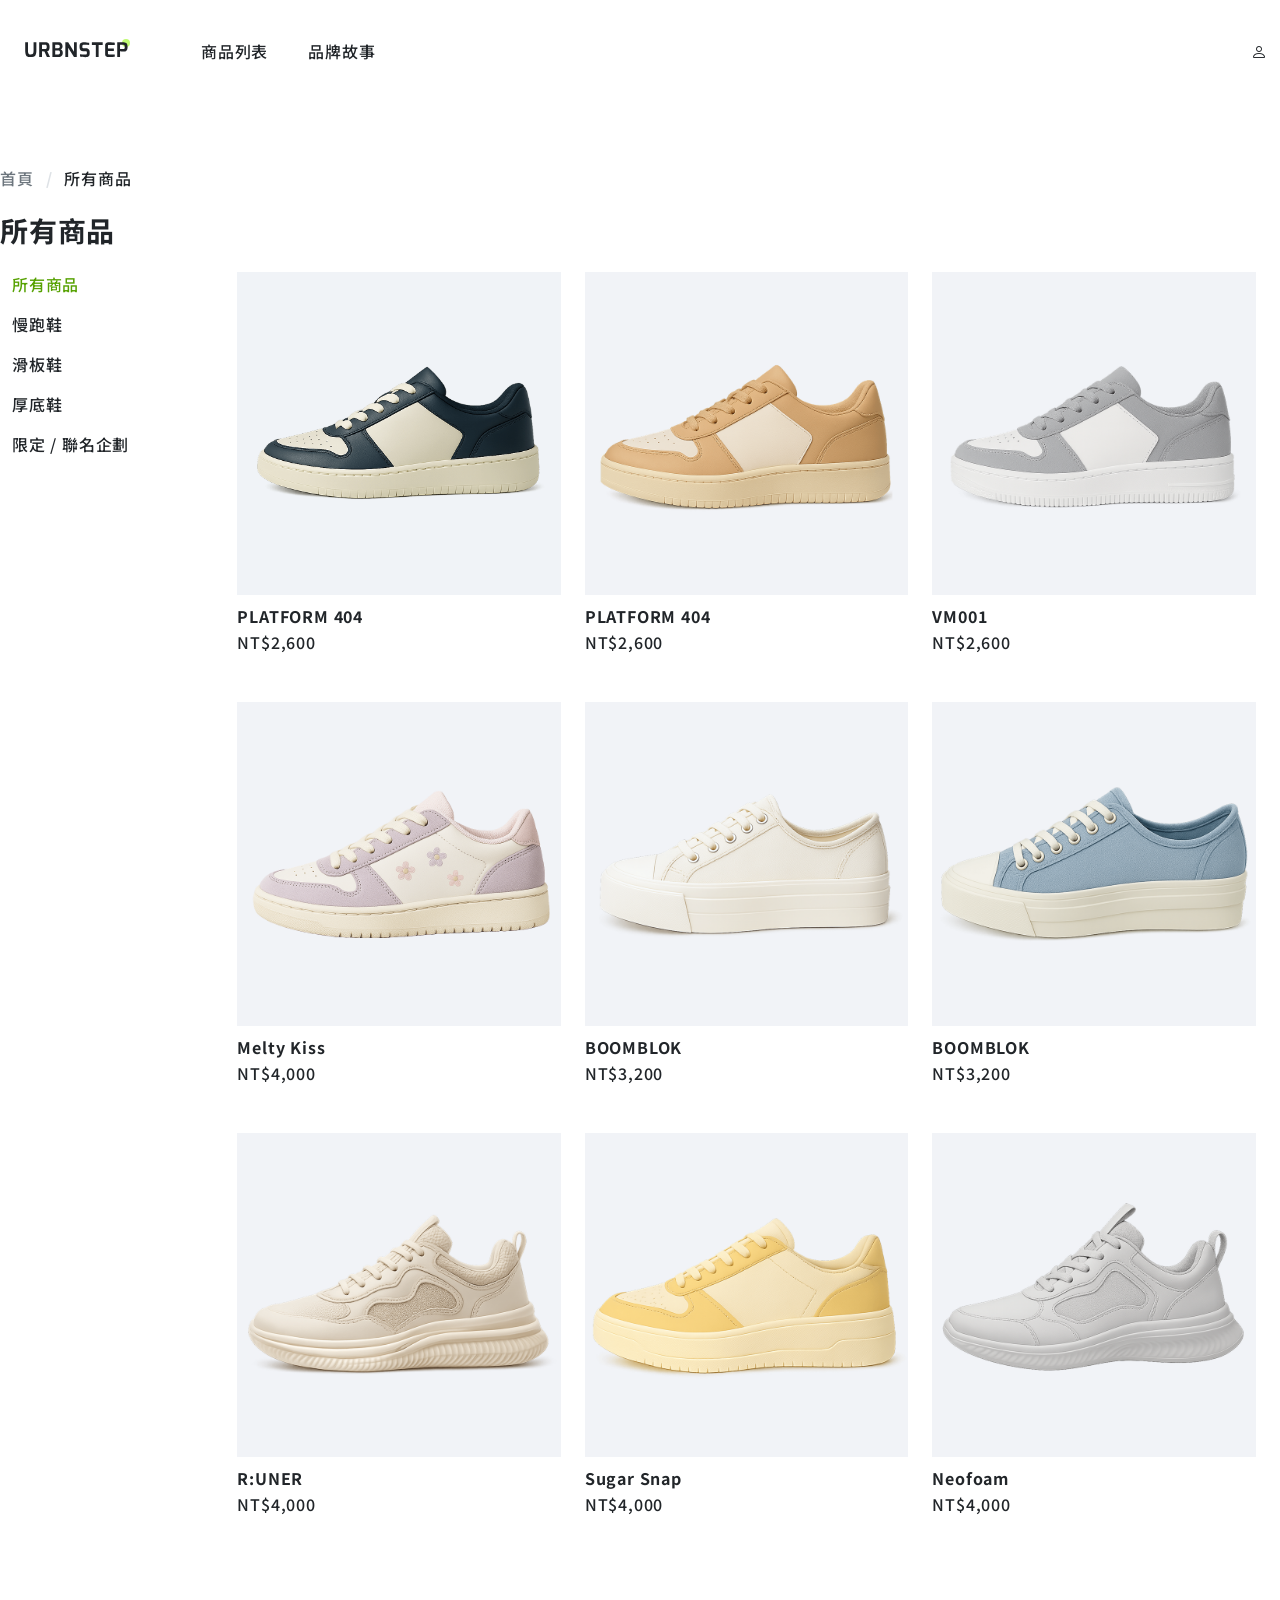
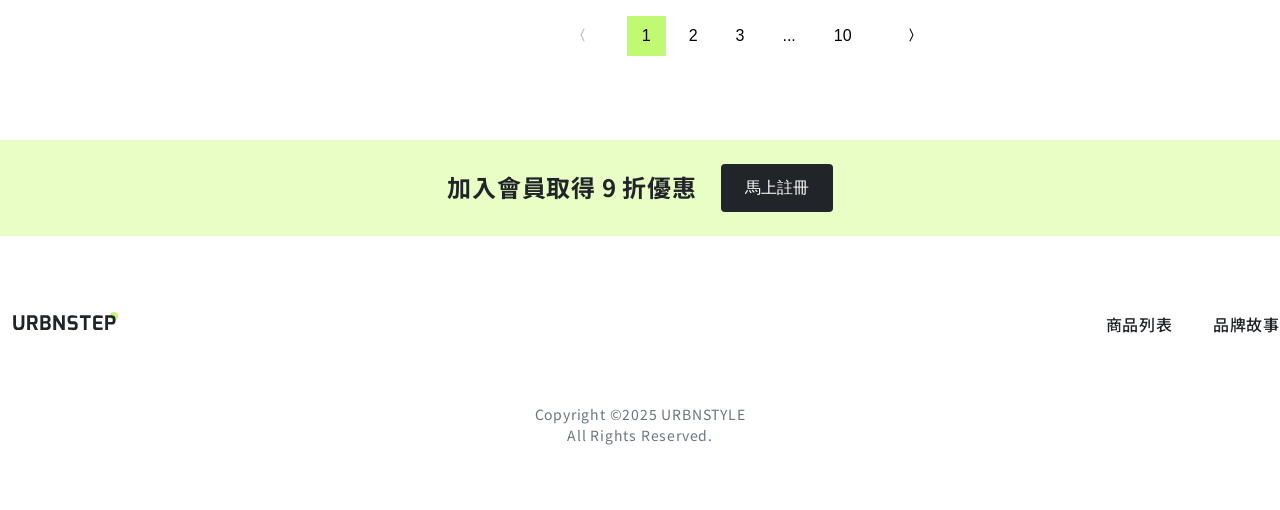
<file: index.html>
<!DOCTYPE html>
<html lang="en">
<head>
    <meta charset="UTF-8">
    <meta name="viewport" content="width=device-width, initial-scale=1.0">
    <title>Document</title>
    <link rel="stylesheet" href="css/all.css">
    <link rel="stylesheet" href="css/products.css">  
</head>
<body>
    <div class="container">
        <nav class="d-flex justify-between align-center mt-16 mb-48">
                <ul class="d-flex align-center">
                    <li class="px-12 py-12 mr-48"><a class="nav-logo" href="#"><img src="imgs/logo.svg" alt="logo"></a></li>
                    <li class="py-12 pr-40"><a class="text-md" href="#">商品列表</a></li>
                    <li class="py-12"><a class="text-md" href="#">品牌故事</a></li>
                </ul>
                <i class="bi bi-person p-12"></i>
        </nav>
        <main class="py-32 mb-48">
            <nav class="mb-24">
                <ol class="d-flex">
                    <li class="breadcrumb"><a href="#" class="breadcrumb-link">首頁</a></li>
                    <li class="breadcrumb"><a href="#">所有商品</a></li>
                </ol>
            </nav>
            <h1 class="h3 mb-24">所有商品</h1>
            <div class="row d-flex">
                <div class="col-2">
                    <ul class="text-md ">
                        <li class="mb-16"><a href="#" class="text-primary-400 py-8">所有商品</a></li>
                        <li class="mb-16"><a href="#" class="py-8">慢跑鞋</a></li>
                        <li class="mb-16"><a href="#" class="py-8">滑板鞋</a></li>
                        <li class="mb-16"><a href="#" class="py-8">厚底鞋</a></li>
                        <li><a href="#" class="py-8">限定 / 聯名企劃</a></li>
                    </ul>
                </div>
                <div class="col-10">
                    <div class="row d-flex flex-wrap mb-48">
                        <ul class="col-4 mb-48">
                            <li><a href="product.html"><img class="mb-12" src="imgs/image.png" alt="PLATFORM 404"></a></li>
                            <li><h2 class="h6 mb-4">PLATFORM 404</h2></li>
                            <li><p class="text-md">NT$2,600</p></li>
                        </ul>
                        <ul class="col-4 mb-48">
                            <li><a href="product.html"><img class="mb-12" src="imgs/product-1.png" alt="PLATFORM 404"></a></li>
                            <li><h2 class="h6 mb-4">PLATFORM 404</h2></li>
                            <li><p class="text-md">NT$2,600</p></li>
                        </ul>
                        <ul class="col-4 mb-48">
                            <li><a href="product.html"><img class="mb-12" src="imgs/product-2.png" alt="VM001"></a></li>
                            <li><h2 class="h6 mb-4">VM001</h2></li>
                            <li><p class="text-md">NT$2,600</p></li>
                        </ul>
                          <ul class="col-4 mb-48">
                            <li><a href="product.html"><img class="mb-12" src="imgs/product-3.png" alt="Melty Kiss"></a></li>
                            <li><h2 class="h6 mb-4">Melty Kiss</h2></li>
                            <li><p class="text-md">NT$4,000</p></li>
                        </ul>
                          <ul class="col-4 mb-48">
                            <li><a href="product.html"><img class="mb-12" src="imgs/product-4.png" alt="BOOMBLOK"></a></li>
                            <li><h2 class="h6 mb-4">BOOMBLOK</h2></li>
                            <li><p class="text-md">NT$3,200</p></li>
                        </ul>
                          <ul class="col-4 mb-48">
                            <li><a href="product.html"><img class="mb-12" src="imgs/product-5.png" alt="BOOMBLOK"></a></li>
                            <li><h2 class="h6 mb-4">BOOMBLOK</h2></li>
                            <li><p class="text-md">NT$3,200</p></li>
                        </ul>
                          <ul class="col-4 mb-48">
                            <li><a href="product.html"><img class="mb-12" src="imgs/product-6.png" alt="R:UNER"></a></li>
                            <li><h2 class="h6 mb-4">R:UNER</h2></li>
                            <li><p class="text-md">NT$4,000</p></li>
                        </ul>
                          <ul class="col-4 mb-48">
                            <li><a href="product.html"><img class="mb-12" src="imgs/product-7.png" alt="Sugar Snap"></a></li>
                            <li><h2 class="h6 mb-4">Sugar Snap</h2></li>
                            <li><p class="text-md">NT$4,000</p></li>
                        </ul>
                          <ul class="col-4 mb-48">
                            <li><a href="product.html"><img class="mb-12" src="imgs/product-8.png" alt="Neofoam"></a></li>
                            <li><h2 class="h6 mb-4">Neofoam</h2></li>
                            <li><p class="text-md">NT$4,000</p></li>
                        </ul>
                    </div>
                    <ul class="d-flex justify-center align-center">
                        <li class="mr-12">
                            <button type="button" class="btn" disabled><i class="bi bi-chevron-compact-left"></i>
                            </button>
                        </li>
                        <li class="mr-8 page-item">
                            <button type="button" class="btn active">1</i>
                            </button>
                        </li>
                        <li class="mr-8 page-item">
                            <button type="button" class="btn">2
                            </button>
                        </li>
                        <li class="mr-8 page-item">
                            <button type="button" class="btn">3
                            </button>
                        </li>
                        <li class="mr-8 page-item">
                            <button type="button" class="btn">...
                            </button>
                        </li>
                        <li class="mr-12 page-item">
                            <button type="button" class="btn">10
                            </button>
                        </li>
                        <li>
                            <button type="button" class="btn"><i class="bi bi-chevron-compact-right"></i>
                            </button>
                        </li>
                    </ul>
                </div>
                   
            </div>
        </main>    
    </div>
    <div class="bg-primary-200 d-flex justify-center align-center py-24 mb-64">
            <p class="h4 mr-24">加入會員取得 9 折優惠</p> <button type="button" class="btn register">馬上註冊</button>   
    </div>
    <nav class="container d-flex justify-between align-center mb-24">
        <a href="#"><img class="b-logo" src="imgs/logo.svg" alt="logo"></a>
        <ul class="d-flex text-md">
            <li class="py-12 pr-40">商品列表</li>
            <li class="py-12">品牌故事</li>
        </ul>
    </nav>
    <div class="container footer mb-64">
        <p class="text-sm pt-32">Copyright ©2025 URBNSTYLE <br>
        All Rights Reserved.</p>
    </div>
    
</body>
</html>
</file>
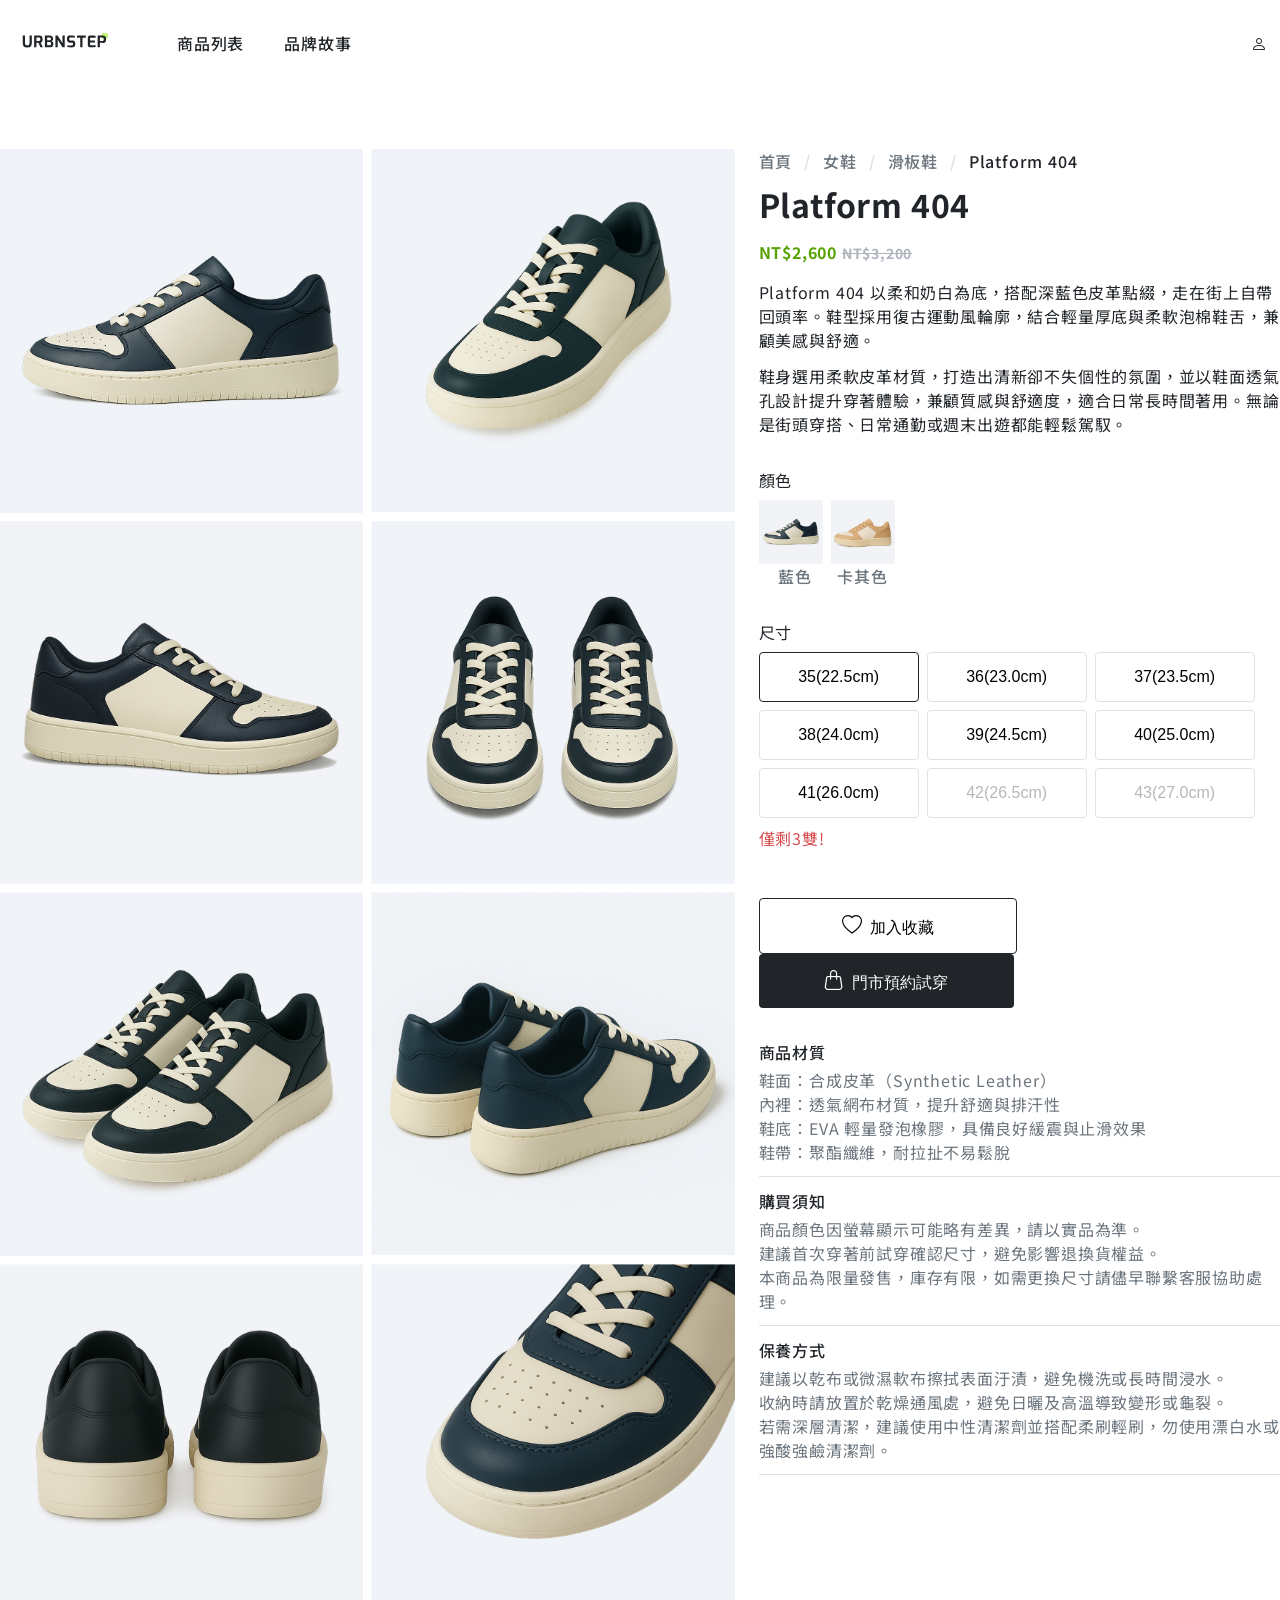
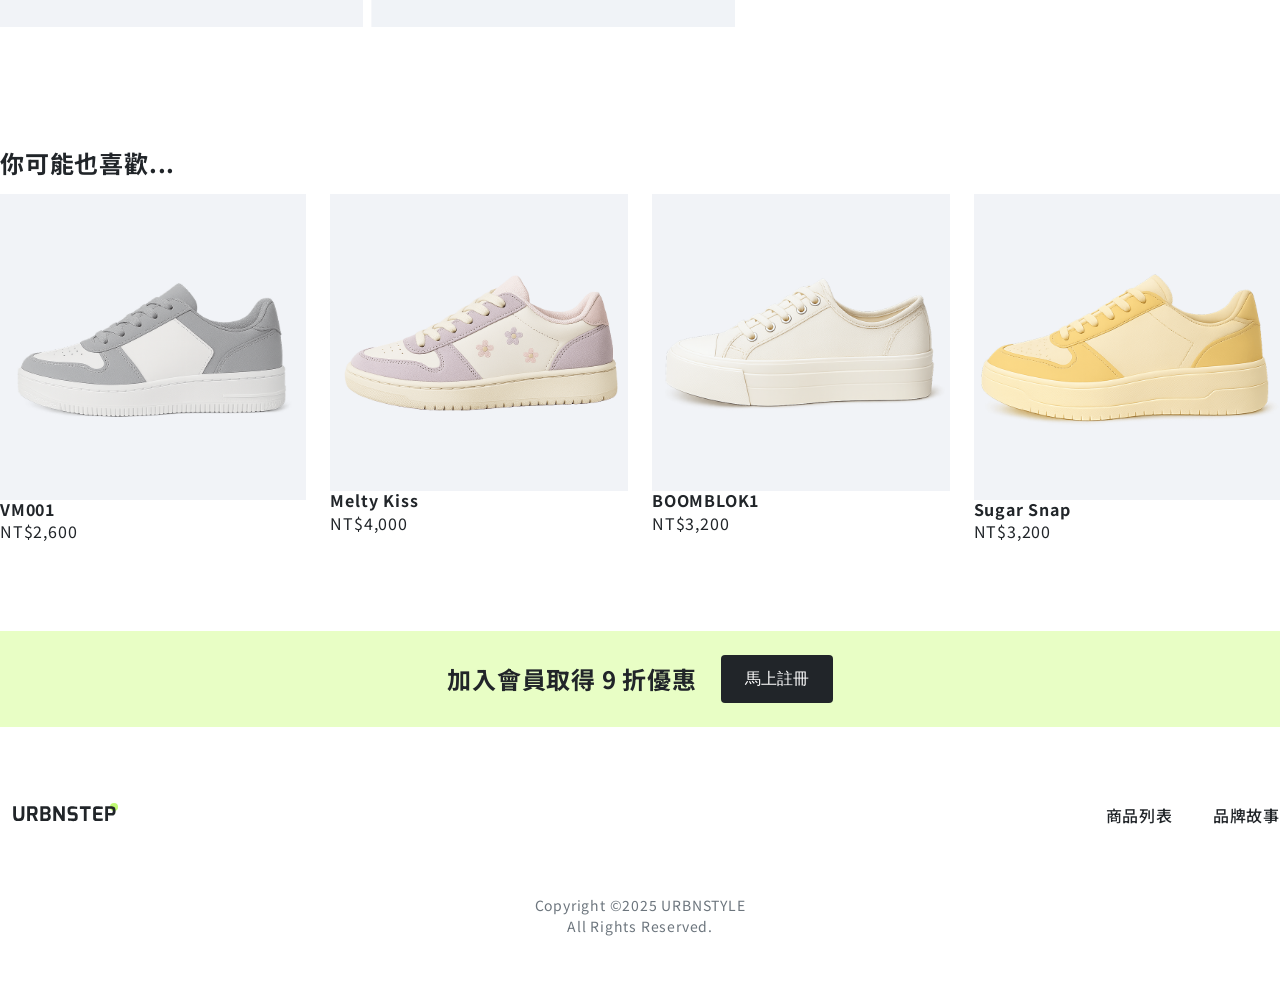
<file: product.html>
<!DOCTYPE html>
<html lang="en">
<head>
    <meta charset="UTF-8">
    <meta name="viewport" content="width=device-width, initial-scale=1.0">
    <title>Document</title>
    <link rel="stylesheet" href="css/all.css">
    <link rel="stylesheet" href="css/product.css">
<body>
    <nav class="container d-flex justify-between align-center my-16 ">
        <ul class="d-flex align-center">
            <li class="mr-48"><a href="#"></a><img class="logo" src="imgs/logo.svg" alt="logo"></li>
            <li class="mr-40"><a href="#" class="py-12 text-md">商品列表</a></li>
            <li class="mr-40"><a href="#" class="py-12 text-md">品牌故事</a></li>
        </ul>
        <i class="bi bi-person p-12"></i>
    </nav>
    <main class="container flex-wrap">
        <div class="row d-flex py-64">
            <div class="col-7">
                <div class="product-row">
                    <div class="product-col mb-8">
                        <img src="imgs/image.png" alt="product-img">
                    </div>
                    <div class="product-col mb-8">
                        <img src="imgs/image-1.png" alt="product-img1">
                    </div>
                    <div class="product-col mb-8">
                        <img src="imgs/image-2.png" alt="product-img2">
                    </div>
                    <div class="product-col mb-8">
                        <img src="imgs/image-3.png" alt="product-img3">
                    </div>
                    <div class="product-col mb-8">
                        <img src="imgs/image-4.png" alt="product-img4">
                    </div>
                    <div class="product-col mb-8">
                        <img src="imgs/image-5.png" alt="product-img5">
                    </div>
                    <div class="product-col">
                        <img src="imgs/image-6.png" alt="product-img6">
                    </div>
                    <div class="product-col">
                        <img src="imgs/image-7.png" alt="product-img7">
                    </div>
                </div>
            </div>
            <div class="col-5">
                <ol class="d-flex mb-12">
                    <li class="breadcrumb"><a href="#" class="breadcrumb-link">首頁</a></li>
                    <li class="breadcrumb"><a href="#" class="breadcrumb-link">女鞋</a></li>
                    <li class="breadcrumb"><a href="#" class="breadcrumb-link">滑板鞋</a></li>
                    <li class="breadcrumb"><a href="#" class="text-md">Platform 404</a></li>
                </ol>
                <h1 class="h2 mb-16">Platform 404</h1>
                <p class="h5 price mb-16">NT$2,600 <span class="org-price text-sm">NT$3,200</span></p>
                <p class="mb-12">Platform 404 以柔和奶白為底，搭配深藍色皮革點綴，走在街上自帶回頭率。鞋型採用復古運動風輪廓，結合輕量厚底與柔軟泡棉鞋舌，兼顧美感與舒適。</p>
                <p class="mb-32">鞋身選用柔軟皮革材質，打造出清新卻不失個性的氛圍，並以鞋面透氣孔設計提升穿著體驗，兼顧質感與舒適度，適合日常長時間著用。無論是街頭穿搭、日常通勤或週末出遊都能輕鬆駕馭。</p>
                <div class="mb-32">
                    <p class="mb-8">顏色</p>
                    <ul class="d-flex">
                        <li>
                            <img class="Platform-type mr-8" src="imgs/product.png" alt="Platform藍色">
                        <p class="shoes-color">藍色</p>
                        </li>
                        <li>
                            <img class="Platform-type" src="imgs/product-1.png" alt="Platform卡其色">
                            <p class="shoes-color">卡其色</p>
                        </li>
                    </ul>
                </div>
                <div class="mb-48">
                    <p class="mb-8">尺寸</p>
                    <ul class="d-flex flex-wrap">
                        <li><button type="button" class="btn btn-size mr-8 mb-8 btn-active">35(22.5cm)</button></li>
                        <li><button type="button" class="btn btn-size mr-8 mb-8">36(23.0cm)</button></li>
                        <li><button type="button" class="btn btn-size mr-8 mb-8">37(23.5cm)</button></li>
                        <li><button type="button" class="btn btn-size mr-8 mb-8">38(24.0cm)</button></li>
                        <li><button type="button" class="btn btn-size mr-8 mb-8">39(24.5cm)</button></li>
                        <li><button type="button" class="btn btn-size mr-8 mb-8">40(25.0cm)</button></li>
                        <li><button type="button" class="btn btn-size mr-8 mb-8">41(26.0cm)</button></li>
                        <li><button type="button" class="btn btn-size mr-8 mb-8" disabled>42(26.5cm)</button></li>
                        <li><button type="button" class="btn btn-size mr-8 mb-8" disabled>43(27.0cm)</button></li>
                    </ul>
                    <p class="highlight">僅剩3雙!</p>
                </div>
                <div class="mb-32">
                    <button type="button" class="btn btn-add mr-8"><i class="bi bi-heart pr-8"></i>加入收藏</button>
                    <button type="button" class="btn btn-reserve"><i class="bi bi-handbag"></i>門市預約試穿</button>
                </div>
                <div class="mb-12">
                    <p class="text-md mb-4">商品材質</p>
                    <ul class="material">
                        <li>鞋面：合成皮革（Synthetic Leather）</li>
                        <li>內裡：透氣網布材質，提升舒適與排汗性</li>
                        <li>鞋底：EVA 輕量發泡橡膠，具備良好緩震與止滑效果</li>
                        <li>鞋帶：聚酯纖維，耐拉扯不易鬆脫</li>
                    </ul>
                </div>
                <div class="mb-12">
                    <p class="text-md mb-4">購買須知</p>
                    <p class="purchase">
                        商品顏色因螢幕顯示可能略有差異，請以實品為準。<br>
                        建議首次穿著前試穿確認尺寸，避免影響退換貨權益。<br>
                        本商品為限量發售，庫存有限，如需更換尺寸請儘早聯繫客服協助處理。
                    </p>
                </div>
                <div>
                    <p class="text-md mb-4">保養方式</p>
                    <p class="method">
                        建議以乾布或微濕軟布擦拭表面汙漬，避免機洗或長時間浸水。<br>
                        收納時請放置於乾燥通風處，避免日曬及高溫導致變形或龜裂。<br>
                        若需深層清潔，建議使用中性清潔劑並搭配柔刷輕刷，勿使用漂白水或強酸強鹼清潔劑。
                    </p>
                </div>
        </div>
    </main>
    <section class="container py-48 mb-40">
            <h2 class="h4 like">你可能也喜歡...</h2>
            <ul class="d-flex">
                <li class="col-4 pl-0">
                    <img src="imgs/product-2.png" alt="VM001">
                    <h3 class="h6">VM001</h3>
                    <p>NT$2,600</p>
                </li>
                <li class="col-4">
                    <img src="imgs/product-3.png" alt="Melty Kiss">
                    <h3 class="h6">Melty Kiss</h3>
                    <p>NT$4,000</p>
                </li>
                <li class="col-4">
                    <img src="imgs/product-4.png" alt="BOOMBLOK">
                    <h3 class="h6">BOOMBLOK1</h3>
                    <p>NT$3,200</p>
                </li>
                <li class="col-4 pr-0">
                    <img src="imgs/product-7.png" alt="Sugar Snap">
                    <h3 class="h6">Sugar Snap</h3>
                    <p>NT$3,200</p>
                </li>
            </ul>
    </section>
    <section>
        <div class="d-flex justify-center align-center py-24 promote">
            <h2 class="h4 mr-24">加入會員取得 9 折優惠</h2>
            <button type="button" class="btn register">馬上註冊</button>
        </div>
    </section>
    <nav class="container d-flex justify-between align-center mb-24">
        <a href="#"><img class="b-logo" src="imgs/logo.svg" alt="logo"></a>
        <ul class="d-flex text-md">
            <li class="py-12 pr-40">商品列表</li>
            <li class="py-12">品牌故事</li>
        </ul>
    </nav>
    <div class="container footer mb-64">
        <p class="text-sm pt-32">Copyright ©2025 URBNSTYLE <br>
        All Rights Reserved.</p>
    </div>
</body>
</html>
</file>
<file: css/all.css>
/* http://meyerweb.com/eric/tools/css/reset/ 
   v2.0 | 20110126
   License: none (public domain)
*/
@import url('https://fonts.googleapis.com/css2?family=Noto+Sans+TC:wght@100..900&family=Noto+Sans:ital,wght@0,100..900;1,100..900&display=swap');
@import url("https://cdn.jsdelivr.net/npm/bootstrap-icons@1.13.1/font/bootstrap-icons.min.css");

html, body, div, span, applet, object, iframe,
h1, h2, h3, h4, h5, h6, p, blockquote, pre,
a, abbr, acronym, address, big, cite, code,
del, dfn, em, img, ins, kbd, q, s, samp,
small, strike, strong, sub, sup, tt, var,
b, u, i, center,
dl, dt, dd, ol, ul, li,
fieldset, form, label, legend,
table, caption, tbody, tfoot, thead, tr, th, td,
article, aside, canvas, details, embed, 
figure, figcaption, footer, header, hgroup, 
menu, nav, output, ruby, section, summary,
time, mark, audio, video {
	margin: 0;
	padding: 0;
	border: 0;
	font-size: 100%;
	font: inherit;
	vertical-align: baseline;
}
/* HTML5 display-role reset for older browsers */
article, aside, details, figcaption, figure, 
footer, header, hgroup, menu, nav, section {
	display: block;
}
body {
	line-height: 1;
}
ol, ul {
	list-style: none;
}
blockquote, q {
	quotes: none;
}
blockquote:before, blockquote:after,
q:before, q:after {
	content: '';
	content: none;
}
table {
	border-collapse: collapse;
	border-spacing: 0;
}

/*顏色*/
:root{
	--neutral-white:#fff;
	--neutral-900:#212529;
	--neutral-600:#6C757D;
	--neutral-500:#ADB5BD;
	--neutral-300:#DEE2E6;
	--primary-400:#57A203;
	--primary-300:#C0FA73;
	--primary-200:#E8FEC5;
	--danger-300:#D74F4F;
}
*, *::before,*::after{   
    box-sizing: border-box;
}

/*通用*/
body{
    font-family: "Noto Sans TC", sans-serif;
    letter-spacing: 0.05em;
	font-size: 16px;
	line-height: 1.5;
	color:var(--neutral-900);
}
.container{
    max-width: 1296px;
    margin: 0 auto;
}
img{
	vertical-align: middle;
	width: 100%;
}
a{
	color:var(--neutral-900);
    text-decoration: none;
}
.col-1{
	padding-left: 12px;
	padding-right: 12px;
	width: calc(100%/12);
}
.col-2{
	padding-left: 12px;
	padding-right: 12px;
	width: calc(100%/12 *2);
}
.col-3{
	padding-left: 12px;
	padding-right: 12px;
	width: calc(100%/12 *3);
}
.col-4{
	padding-left: 12px;
	padding-right: 12px;
	width: calc(100%/12 *4);
}
.col-5{
	padding-left: 12px;
	
	width: calc(100%/12 *5);
}
.col-6{
	padding-left: 12px;
	padding-right: 12px;
	width: calc(100%/12 *6);
}
.col-7{
	
	padding-right: 12px;
	width: calc(100%/12 *7);
}
.col-8{
	padding-left: 12px;
	padding-right: 12px;
	width: calc(100%/12 *8);
}
.col-9{
	padding-left: 12px;
	padding-right: 12px;
	width: calc(100%/12 *9);
}
.col-10{
	padding-left: 12px;
	padding-right: 12px;
	width: calc(100%/12 *10);
}
.col-11{
	padding-left: 12px;
	padding-right: 12px;
	width: calc(100%/12 *11);
}
.col-12{
	padding-left: 12px;
	padding-right: 12px;
	width: calc(100%/12 *12);
}
.d-flex{
    display: flex;
}
.justify-between{
	justify-content: space-between;
}
.justify-center{
	justify-content: center;
}
.align-center{
	align-items: center;
}
.flex-wrap{
	flex-wrap: wrap;
}

/*行高*/
.l-15{
    line-height: 1.5;
}
.l-12{
    line-height: 1.2;
}

/*文字*/
.h2{
	font-size: 32px;
	line-height: 1.2;
	font-weight: 700;
}
.h3{
	font-size: 28px;
	line-height: 1.2;
	font-weight: 700;
}
.h4{
	font-size: 24px;
	line-height: 1.2;
	font-weight: 700;
}
.h6{
	font-size: 16px;
	line-height: 1.2;
	font-weight: 700;
}
.text-md{
	font-size: 16px;
	line-height: 1.5;
	font-weight: 500;
}
.text-sm{
	font-size: 14px;
}
.text-primary-400{
	color:var(--primary-400);
}
.text-neutral-600{
	color:var(--neutral-600);
}

/*間距*/
.py-8{
	padding-top: 8px;
	padding-bottom: 8px;
}
.p-10{
	padding: 10px;
}
.p-12{
	padding: 12px;
}
.px-12{
	padding-right: 12px;
	padding-left: 12px;
}
.py-12{
	padding-top: 12px;
	padding-bottom: 12px;
}
.py-24{
	padding-top: 24px;
	padding-bottom: 24px;
}
.pt-32{
	padding-top: 32px;
}
.py-32{
	padding-top: 32px;
	padding-bottom: 32px;
}
.py-48{
	padding-top: 48px;
	padding-bottom: 48px;
}
.py-64{
	padding-top: 64px;
	padding-bottom: 64px;
}
.pr-8{
	padding-right: 8px;
}
.pr-40{
    padding-right: 40px;
}
.pr-0{
	padding-right: 0px;
}
.pl-0{
	padding-left: 0px;
}
.mr-8{
	margin-right: 8px
}
.mr-12{
	margin-right: 12px;
}
.mt-16{
	margin-top: 16px;
}
.my-16{
	margin-top: 16px;
	margin-bottom: 16px;
}
.my-48{
	margin-top: 48px;
	margin-bottom: 48px;
}
.mr-24{
	margin-right: 24px;
}
.mr-48{
    margin-right: 48px;
}
.mb-4{
	margin-bottom: 4px;
}
.mb-8{
	margin-bottom: 8px;
}
.mb-12{
	margin-bottom: 12px;
}
.mb-16{
	margin-bottom: 16px;
}
.mb-24{
	margin-bottom: 24px;
}
.mb-32{
	margin-bottom: 32px;
}
.mr-40{
	margin-right: 40px;
}
.mb-40{
	margin-bottom: 40px;
}
.mb-48{
	margin-bottom: 48px;
}
.mb-64{
	margin-bottom: 64px;
}

/*背景樣式*/
.bg-primary-300{
	background-color:var(--primary-300)
}
.bg-primary-200{
	background-color:var(--primary-200)
}

/*元素*/
.breadcrumb + .breadcrumb ::before{   /*元素之間才添加*/
	content: "/";
	padding: 0px 12px;
	color:var(--neutral-300);
	font-weight: 700;
}
.breadcrumb{
	font-weight: 500;
}
.breadcrumb-link{
	color:var(--neutral-600);
}
.btn{
	border-radius: 4px;
	padding: 12px 24px;
	font-size: 16px;
	line-height: 1.5;
	font-weight: 500;
	cursor: pointer;  /*游標樣式改成手指*/
	border: none;
	background-color: transparent;
}
</file>
<file: css/products.css>
.page-item .btn{
    padding: 8px 15px;
    border-radius: 0;
    font-weight: 400;
}

.active{
    background: var(--primary-300);
    font-weight: 500;
}
.register{
    color:var(--neutral-white);
    background-color: var(--neutral-900);
}
.b-logo{
    width: 129px;
}

.footer{
    text-align: center;
    color:var(--neutral-600);
}
</file>
<file: css/product.css>
.logo{
    width: 129px;
    padding:8px 12px;
}
.product-row{
    display: flex;
    flex-wrap: wrap;
    margin-right: -4px;
    margin-left: -4px;
}
.product-col{
    width: calc(100%/12 *6);
    padding-right: 4px;
    padding-left: 4px;
}
.price{
    color:var(--primary-400);
    font-weight: 700;
    padding-right: 8px;
}
.org-price{
    color:var(--neutral-500);
    text-decoration: line-through;
}
.Platform-type{
    width: 64px;
}
.shoes-color{
    font-weight: 500;
    color:var(--neutral-600);
    text-align: center;
}
.btn-size{
    border: 1px solid var(--neutral-300);
    width: 160px;
    font-weight: 500;
}
.btn-active, .btn-size:hover{
    border: 1px solid var(--neutral-900);
}
.highlight{
    color:var(--danger-300);
}
.bi-heart{
    font-size: 20px;
}
.btn-add{
    padding: 12px 82px;
    border: 1px solid var(--neutral-900);
}
.bi-handbag{
    font-size: 20px;
    padding-right: 8px;
}
.btn-reserve{
    background-color: var(--neutral-900);
    color: var(--neutral-white);
    padding: 12px 65.5px;
}
.material, .method, .purchase{
    color: var(--neutral-600);
    padding-bottom: 12px;
    border-bottom: 1px solid var(--neutral-300);
}
.like{
    padding: 9.5px 0px;
    padding-bottom: 16px;
}
.register{
    background-color: var(--neutral-900);
    color: var(--neutral-white);
}
.promote{
    background-color: var(--primary-200);
    margin-bottom: 64px;
}
.footer{
    text-align: center;
    color: var(--neutral-600);
}
</file>
